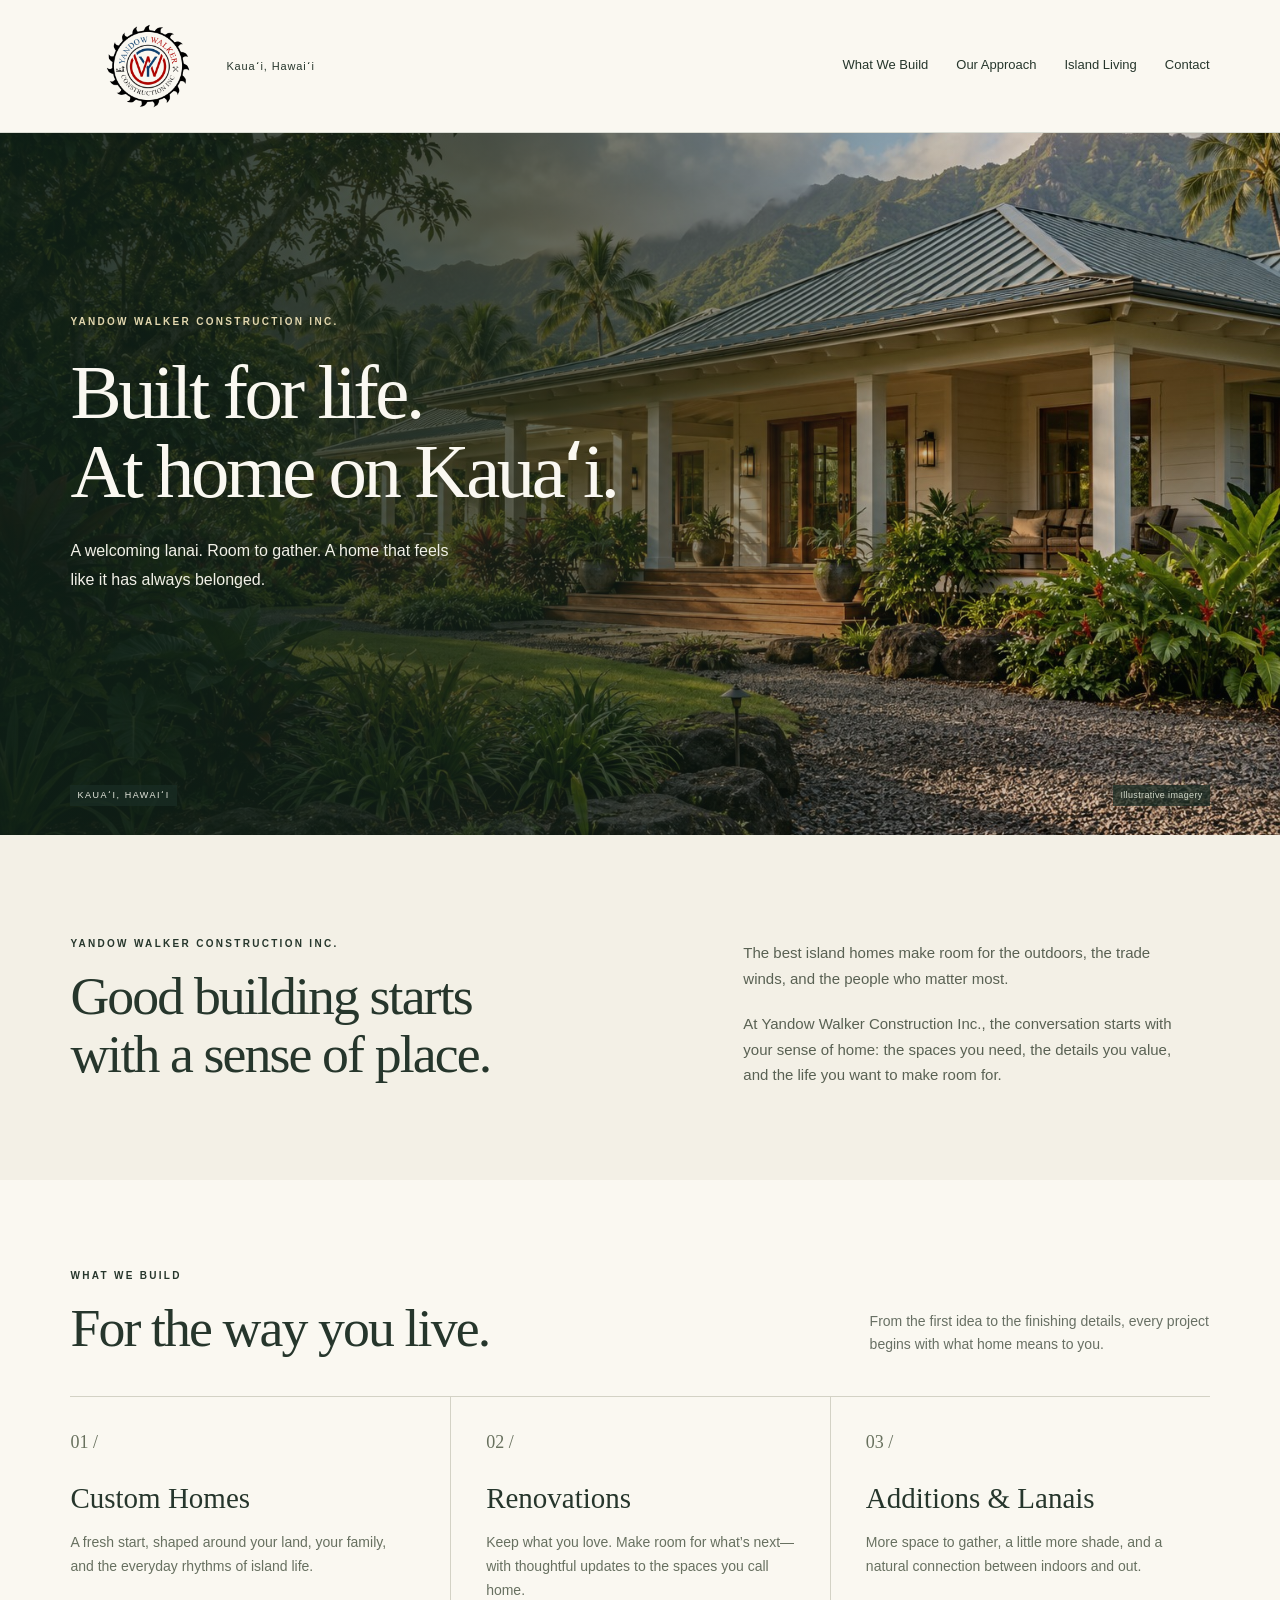
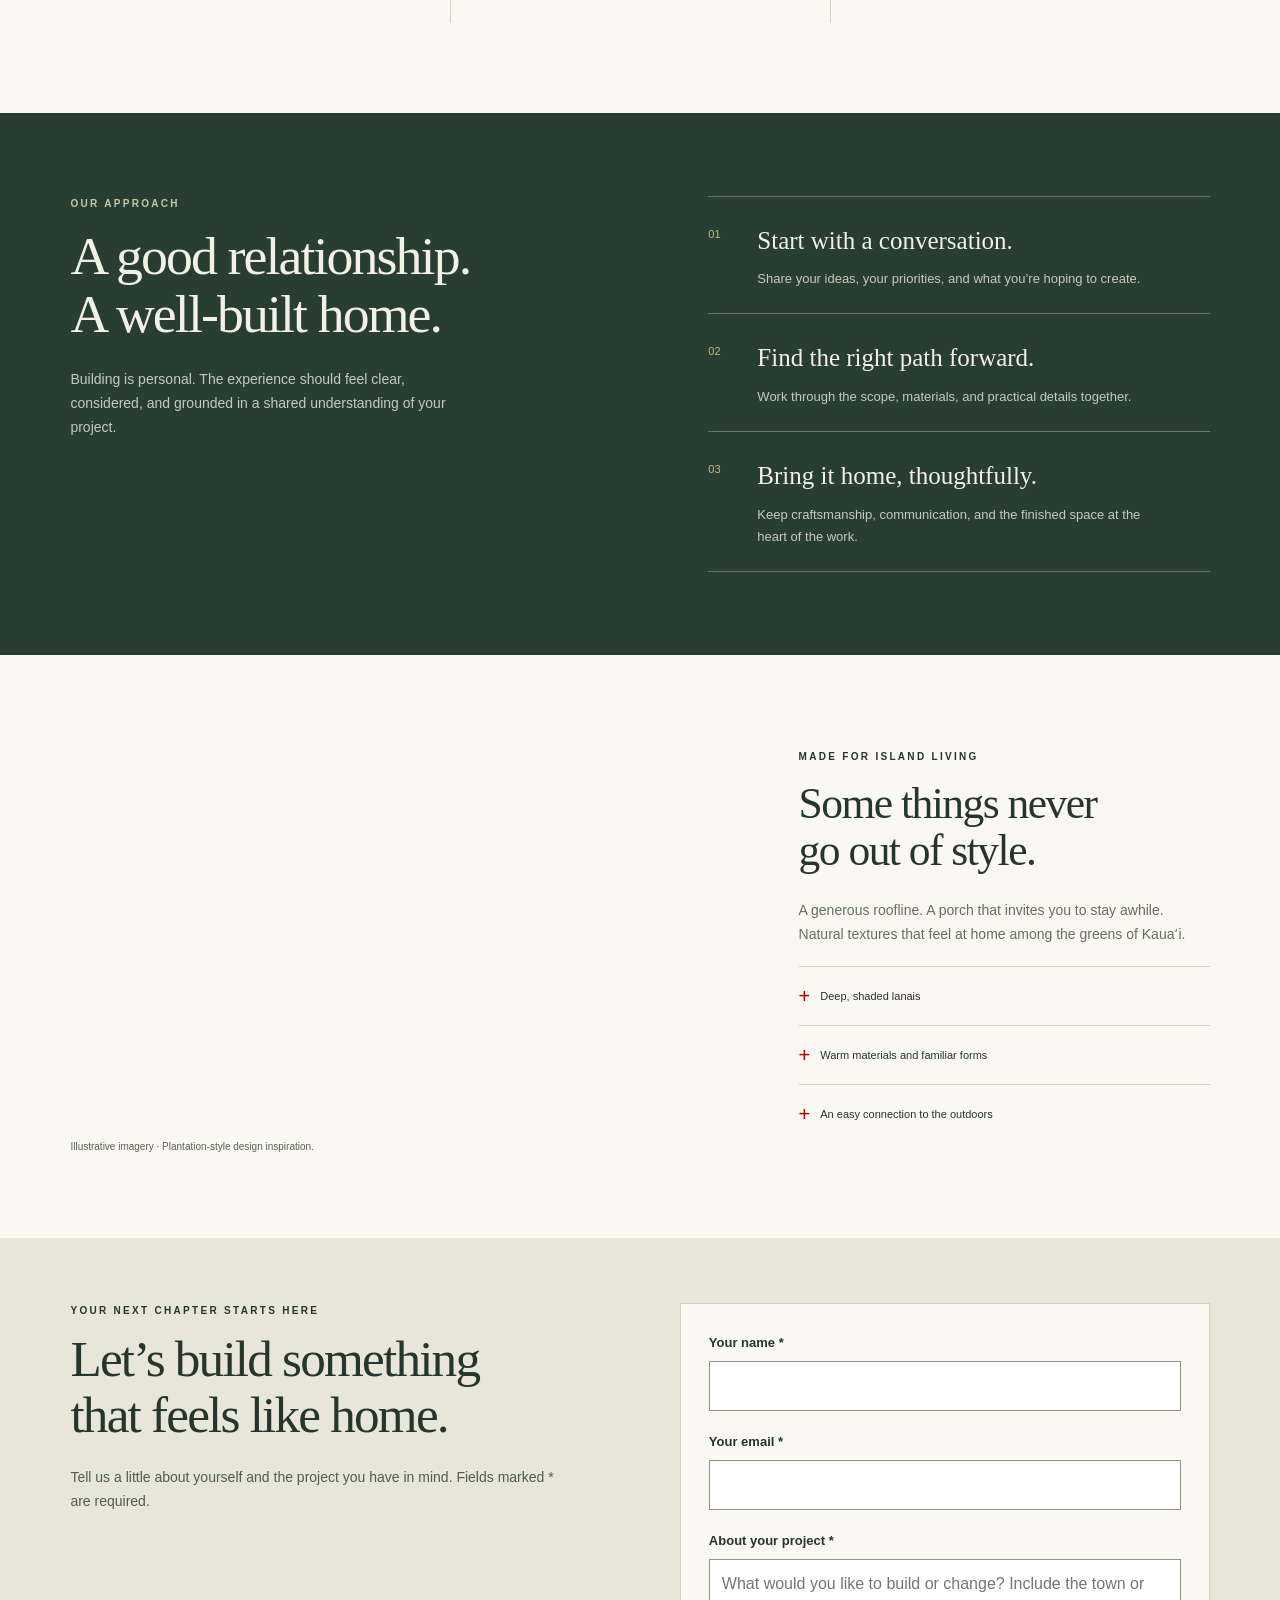
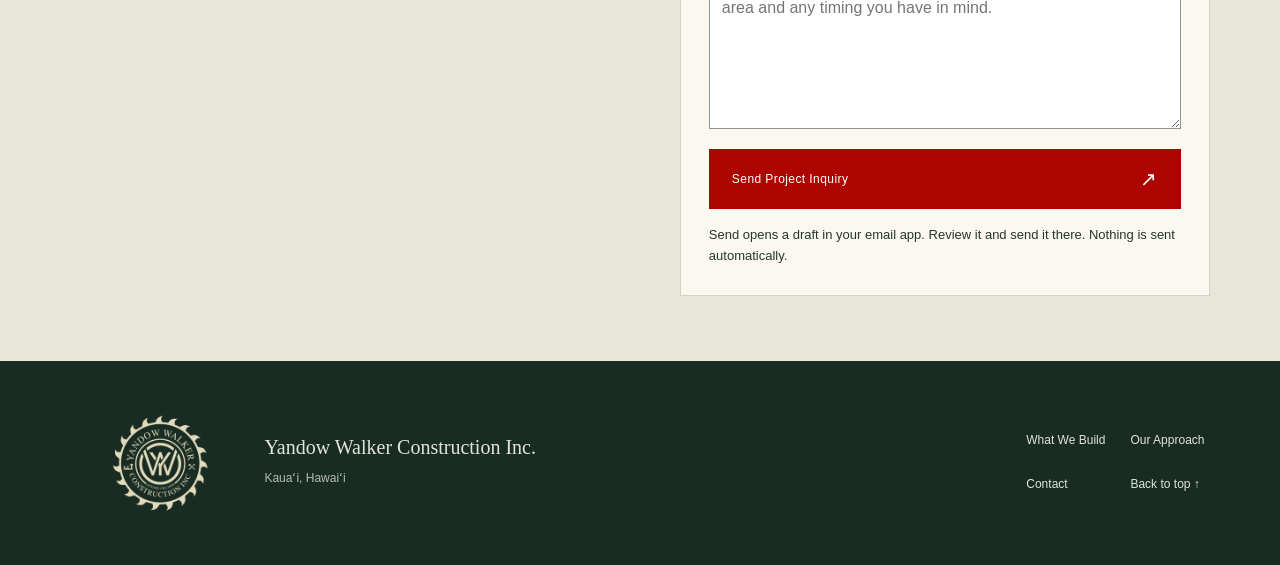
<file: index.html>
<!doctype html>
<html lang="en">
<head>
  <meta charset="utf-8">
  <meta name="viewport" content="width=device-width, initial-scale=1">
  <title>Yandow Walker Construction Inc. | Kauaʻi, Hawaiʻi</title>
  <meta name="description" content="Yandow Walker Construction Inc. on Kauaʻi, Hawaiʻi. Explore a thoughtful vision for island homes and contact us about your next building project.">
  <meta name="theme-color" content="#283e33">
  <meta property="og:type" content="website">
  <meta property="og:locale" content="en_US">
  <meta property="og:site_name" content="Yandow Walker Construction Inc.">
  <meta property="og:title" content="Yandow Walker Construction Inc. | Kauaʻi, Hawaiʻi">
  <meta property="og:description" content="Built for life. At home on Kauaʻi. A thoughtful vision for island homes and the way you live.">
  <meta name="twitter:card" content="summary">
  <meta name="twitter:title" content="Yandow Walker Construction Inc. | Kauaʻi, Hawaiʻi">
  <meta name="twitter:description" content="Built for life. At home on Kauaʻi. A thoughtful vision for island homes and the way you live.">
  <link rel="icon" type="image/png" sizes="96x96" href="assets/brand/favicon.png">
  <link rel="stylesheet" href="css/site.css">
  <script src="js/site.js" defer></script>
</head>
<body id="top">
<a class="skip-link" href="#main">Skip to content</a>
<header>
  <div class="header wrap">
    <a class="brand" href="#home" aria-label="Yandow Walker Construction Inc. — home"><img src="images/Logo/Yandow%20Walker.png" alt="Yandow Walker Construction Inc." width="2040" height="2040"><span class="brand-location">Kauaʻi, Hawaiʻi</span></a>
    <button type="button" class="menu-toggle" aria-expanded="false" aria-controls="main-nav">Menu <span aria-hidden="true">☰</span></button>
    <nav class="nav" id="main-nav" aria-label="Main navigation">
      <a href="#services">What We Build</a><a href="#approach">Our Approach</a><a href="#island">Island Living</a>
      <a href="#contact">Contact</a>
    </nav>
  </div>
</header>
<main id="main" tabindex="-1">
  <section class="hero" id="home" aria-labelledby="hero-title">
    <img class="hero-img" src="assets/images/kauai-home-1536.jpg" srcset="assets/images/kauai-home-960.jpg 960w, assets/images/kauai-home-1536.jpg 1536w" sizes="100vw" width="1536" height="1024" alt="Illustrative plantation-style island home with a pitched roof, shaded lanai, and lush Kauaʻi landscaping" fetchpriority="high">
    <div class="wrap hero-content"><div class="eyebrow">Yandow Walker Construction Inc.</div><h1 id="hero-title">Built for life.<br>At home on Kauaʻi.</h1><p class="hero-copy">A welcoming lanai. Room to gather. A home that feels like it has always belonged.</p></div>
    <div class="hero-caption"><span>Kauaʻi, Hawaiʻi</span><span>Illustrative imagery</span></div>
  </section>
  <section class="intro" aria-labelledby="intro-title"><div class="wrap intro-grid"><div><div class="eyebrow">Yandow Walker Construction Inc.</div><h2 id="intro-title">Good building starts<br>with a sense of place.</h2></div><div class="intro-copy"><p>The best island homes make room for the outdoors, the trade winds, and the people who matter most.</p><p>At Yandow Walker Construction Inc., the conversation starts with your sense of home: the spaces you need, the details you value, and the life you want to make room for.</p></div></div></section>
  <section class="services wrap" id="services" aria-labelledby="services-title">
    <div class="section-top"><div><div class="eyebrow">What we build</div><h2 id="services-title">For the way you live.</h2></div><p>From the first idea to the finishing details, every project begins with what home means to you.</p></div>
    <div class="service-grid">
      <article class="service"><span class="service-num" aria-hidden="true">01 /</span><h3>Custom Homes</h3><p>A fresh start, shaped around your land, your family, and the everyday rhythms of island life.</p></article>
      <article class="service"><span class="service-num" aria-hidden="true">02 /</span><h3>Renovations</h3><p>Keep what you love. Make room for what’s next—with thoughtful updates to the spaces you call home.</p></article>
      <article class="service"><span class="service-num" aria-hidden="true">03 /</span><h3>Additions &amp; Lanais</h3><p>More space to gather, a little more shade, and a natural connection between indoors and out.</p></article>
    </div>
  </section>
  <section class="approach" id="approach" aria-labelledby="approach-title"><div class="wrap approach-grid"><div><div class="eyebrow">Our approach</div><h2 id="approach-title">A good relationship.<br>A well-built home.</h2><p class="approach-intro">Building is personal. The experience should feel clear, considered, and grounded in a shared understanding of your project.</p></div><div class="process">
    <article class="step"><span aria-hidden="true">01</span><div><h3>Start with a conversation.</h3><p>Share your ideas, your priorities, and what you’re hoping to create.</p></div></article>
    <article class="step"><span aria-hidden="true">02</span><div><h3>Find the right path forward.</h3><p>Work through the scope, materials, and practical details together.</p></div></article>
    <article class="step"><span aria-hidden="true">03</span><div><h3>Bring it home, thoughtfully.</h3><p>Keep craftsmanship, communication, and the finished space at the heart of the work.</p></div></article>
  </div></div></section>
  <section class="project wrap" id="island" aria-labelledby="island-title"><div class="project-grid"><figure class="project-visual"><img src="assets/images/kauai-home-960.jpg" srcset="assets/images/kauai-home-960.jpg 960w, assets/images/kauai-home-1536.jpg 1536w" sizes="(max-width: 760px) 89vw, 52vw" width="1536" height="1024" alt="Illustrative plantation-style home with a deep covered lanai and traditional timber detailing" loading="lazy" decoding="async"><figcaption>Illustrative imagery · Plantation-style design inspiration.</figcaption></figure><div class="project-copy"><div class="eyebrow">Made for island living</div><h2 id="island-title">Some things never<br>go out of style.</h2><p>A generous roofline. A porch that invites you to stay awhile. Natural textures that feel at home among the greens of Kauaʻi.</p><div class="detail">Deep, shaded lanais</div><div class="detail">Warm materials and familiar forms</div><div class="detail">An easy connection to the outdoors</div></div></div></section>
  <section class="contact" id="contact" aria-labelledby="contact-title">
    <div class="wrap contact-grid">
      <div><div class="eyebrow">Your next chapter starts here</div><h2 id="contact-title">Let’s build something<br>that feels like home.</h2><p class="contact-note">Tell us a little about yourself and the project you have in mind. Fields marked * are required.</p></div>
      <form class="contact-form" id="contact-form" action="mailto:YandowWalker@Gmail.com" method="post" enctype="text/plain" aria-describedby="contact-status">
        <div class="contact-field"><label for="contact-name">Your name *</label><input id="contact-name" name="name" autocomplete="name" maxlength="150" pattern=".*\S.*" required></div>
        <div class="contact-field"><label for="contact-email">Your email *</label><input id="contact-email" name="email" type="email" autocomplete="email" maxlength="254" required></div>
        <div class="contact-field"><label for="contact-project">About your project *</label><textarea id="contact-project" name="message" rows="6" maxlength="5000" placeholder="What would you like to build or change? Include the town or area and any timing you have in mind." required></textarea></div>
        <button class="btn" type="submit">Send Project Inquiry <span class="arrow" aria-hidden="true">↗</span></button>
        <p id="contact-status" class="contact-status" role="status" aria-live="polite">Send opens a draft in your email app. Review it and send it there. Nothing is sent automatically.</p>
      </form>
    </div>
  </section>
</main>
<footer class="footer"><div class="wrap footer-grid"><a class="footer-brand" href="#home" aria-label="Yandow Walker Construction Inc. — back to home"><img src="assets/brand/yandow-walker-cream.png" alt="Yandow Walker Construction Inc." width="408" height="408" loading="lazy" decoding="async"></a><div class="footer-info"><p class="footer-name">Yandow Walker Construction Inc.</p><small>Kauaʻi, Hawaiʻi</small></div><nav class="footer-links" aria-label="Footer navigation"><a href="#services">What We Build</a><a href="#approach">Our Approach</a><a href="#contact">Contact</a><a href="#top">Back to top ↑</a></nav></div></footer>
</body>
</html>
</file>
<file: css/site.css>
:root{
  --green:#283e33;
  --deep:#192c24;
  --sage:#737b67;
  --cream:#f3f0e6;
  --paper:#faf8f1;
  --ink:#26362c;
  --red:#ae0400;
  --red-hover:#890300;
  --focus:#ae0400;
  --header-height:132px;
  --gold:#d5ac4c;
  --line:#d3d2c5;
  --serif:Georgia,'Times New Roman',serif;
  --sans:Arial,Helvetica,sans-serif}

*{
  box-sizing:border-box}
html{
  scroll-behavior:smooth;
  scroll-padding-top:calc(var(--header-height) + 18px)}
body{
  margin:0;
  background:var(--paper);
  color:var(--ink);
  font-family:var(--sans);
  font-size:15px;
  line-height:1.7}
button,input,select,textarea{
  font:inherit}
button,a{
  -webkit-tap-highlight-color:transparent}
a{
  color:inherit;
  text-decoration:none}
button{
  cursor:pointer}
a:focus-visible,button:focus-visible,input:focus-visible,select:focus-visible,textarea:focus-visible{
  outline:3px solid var(--focus);
  outline-offset:5px}
button{
  border:0}
.wrap{
  width:min(1320px,89%);
  margin:auto}
.eyebrow{
  text-transform:uppercase;
  letter-spacing:.23em;
  font-size:10px;
  font-weight:700;
  line-height:1.6}
.serif,h1,h2,h3{
  font-family:var(--serif);
  font-weight:400}
h2{
  font-size:clamp(35px,4.2vw,60px);
  line-height:1.09;
  letter-spacing:-.035em;
  margin:15px 0 24px}
p{
  margin:0 0 20px}
header{
  position:sticky;
  top:0;
  background:var(--paper);
  z-index:10;
  border-bottom:1px solid #d9dbd2}
.header{
  height:100px;
  display:flex;
  align-items:center;
  justify-content:space-between;
  gap:32px}
.brand{
  display:flex;
  gap:15px;
  align-items:center}
.mark{
  width:57px;
  height:57px;
  border:1px solid #c7b270;
  border-radius:50%;
  color:#aa8333;
  display:grid;
  place-items:center;
  font:italic 24px var(--serif);
  outline:1px solid #c7b270;
  outline-offset:-5px}
.brand strong{
  display:block;
  font:21px var(--serif);
  letter-spacing:.07em}
.brand small{
  display:block;
  font-size:9px;
  letter-spacing:.23em;
  margin-top:5px}
.nav{
  display:flex;
  align-items:center;
  gap:33px;
  font-size:12px}
.nav a:not(.btn){
  padding:10px 0;
  border-bottom:1px solid transparent}
.nav a:not(.btn):hover{
  border-color:var(--red)}
.btn{
  display:inline-flex;
  align-items:center;
  justify-content:space-between;
  gap:34px;
  background:var(--red);
  color:white;
  font-size:12px;
  letter-spacing:.035em;
  padding:16px 23px;
  line-height:1.4;
  transition:background .2s,transform .2s}
.btn:hover{
  background:var(--red-hover);
  transform:translateY(-1px)}
.arrow{
  font-size:20px;
  font-weight:400}
.menu-toggle{
  display:none;
  background:none;
  color:var(--green);
  padding:12px;
  font-size:14px}
.hero{
  position:relative;
  min-height:660px;
  height:min(78vh,820px);
  display:flex;
  align-items:center;
  background:#3c4a36;
  color:var(--paper);
  isolation:isolate;
  overflow:hidden}
.hero-img{
  position:absolute;
  inset:0;
  z-index:-2;
  width:100%;
  height:100%;
  object-fit:cover;
  object-position:center 55%}
.hero:before{
  content:'';
  position:absolute;
  inset:0;
  background:linear-gradient(90deg,rgba(15,32,23,.88),rgba(20,35,26,.63) 32%,rgba(20,35,26,.12) 75%);
  z-index:-1}
.hero-content{
  padding-top:20px;
  padding-bottom:70px}
.hero .eyebrow{
  color:#e2d7af;
  margin-bottom:23px}
.hero h1{
  font-size:clamp(53px,6vw,86px);
  line-height:1.03;
  letter-spacing:-.045em;
  margin:0 0 26px;
  max-width:730px}
.hero-copy{
  max-width:390px;
  color:#f1f0e7;
  font-size:16px;
  line-height:1.8;
  margin-bottom:34px}
.text-link{
  font-size:12px;
  display:inline-flex;
  align-items:center;
  gap:17px;
  padding:7px 0;
  border-bottom:1px solid #b4bba8}
.text-link:hover{
  color:var(--gold)}
.hero-caption{
  position:absolute;
  bottom:29px;
  left:5.5%;
  right:5.5%;
  display:flex;
  justify-content:space-between;
  align-items:center;
  font-size:9px;
  letter-spacing:.17em;
  text-transform:uppercase;
  color:#e5e7dd}
.hero-caption span:last-child{
  letter-spacing:.04em;
  text-transform:none;
  color:#d2d8c9}
.intro{
  background:var(--cream);
  padding:77px 0 72px}
.intro-grid{
  display:grid;
  grid-template-columns:1.15fr 1fr;
  gap:12%;
  align-items:center}
.intro h2{
  max-width:560px;
  margin-bottom:0}
.intro-copy{
  padding-top:28px;
  max-width:440px;
  color:#596153;
  font-size:15px}
.intro-copy .text-link{
  color:var(--green);
  margin-top:5px}
.services{
  padding:88px 0 90px}
.section-top{
  display:flex;
  align-items:flex-end;
  justify-content:space-between;
  gap:35px;
  margin-bottom:39px}
.section-top h2{
  margin-bottom:0}
.section-top>p{
  max-width:340px;
  font-size:14px;
  color:#687064;
  margin:0}
.service-grid{
  display:grid;
  grid-template-columns:repeat(3,1fr);
  border-top:1px solid var(--line)}
.service{
  padding:30px 35px 0 0}
.service+.service{
  padding-left:35px;
  border-left:1px solid var(--line)}
.service-num{
  font-family:var(--serif);
  font-size:18px;
  color:#68715e}
.service h3{
  font-size:29px;
  line-height:1.2;
  margin:23px 0 16px}
.service p{
  font-size:14px;
  color:#677060;
  max-width:330px}
.service a{
  font-size:11px;
  letter-spacing:.04em;
  display:inline-flex;
  gap:35px;
  align-items:center;
  padding:5px 0;
  border-bottom:1px solid #9b9f8f}
.approach{
  background:var(--green);
  color:var(--cream);
  padding:83px 0}
.approach-grid{
  display:grid;
  grid-template-columns:1fr 1fr;
  gap:12%}
.approach .eyebrow{
  color:#c7c7a5}
.approach h2{
  max-width:450px}
.approach-intro{
  color:#c4ccbb;
  max-width:390px;
  font-size:14px}
.process{
  border-top:1px solid #667463}
.step{
  display:grid;
  grid-template-columns:30px 1fr;
  gap:19px;
  border-bottom:1px solid #667463;
  padding:23px 0}
.step span{
  font-size:11px;
  color:#d3b76d;
  padding-top:5px}
.step h3{
  font-size:25px;
  margin:0 0 6px}
.step p{
  font-size:13px;
  color:#c4ccbb;
  margin:0;
  max-width:390px}
.project{
  padding:83px 0}
.project-grid{
  display:grid;
  grid-template-columns:1.55fr 1fr;
  gap:8%;
  align-items:center}
.project-visual{
  margin:0;
  position:relative}
.project-visual img{
  width:100%;
  height:390px;
  object-fit:cover;
  object-position:78% 48%;
  display:block}
.project-visual figcaption{
  font-size:10px;
  color:#596153;
  margin-top:10px}
.project h2{
  font-size:clamp(36px,3.4vw,48px)}
.project p{
  font-size:14px;
  color:#65705f}
.detail{
  display:flex;
  gap:10px;
  align-items:center;
  font-size:11px;
  padding:12px 0;
  border-top:1px solid var(--line)}
.detail:before{
  content:'+';
  color:var(--red);
  font-size:20px}
.contact{
  background:#e7e6d9;
  padding:65px 0}
.contact-grid{
  display:flex;
  align-items:center;
  justify-content:space-between;
  gap:45px}
.contact h2{
  margin:12px 0 0;
  max-width:760px;
  font-size:clamp(34px,4vw,54px)}
.contact .btn{
  flex-shrink:0}
.footer{
  padding:34px 0;
  background:var(--deep);
  color:#e1e4d7}
.footer-grid{
  display:flex;
  justify-content:space-between;
  align-items:center;
  gap:35px}
.footer-name{
  font:20px var(--serif)}
.footer small{
  font-size:10px;
  color:#b4bdad}
.footer-note{
  max-width:450px;
  text-align:right;
  line-height:1.7;
  font-size:10px;
  color:#a9b49f}

@media(min-width:1600px){
  .hero-caption{
  left:calc((100% - 1320px)/2);
  right:calc((100% - 1320px)/2)}
}

@media(max-width:1000px){
  .nav{
  gap:20px}
.brand strong{
  font-size:17px}
.brand small{
  font-size:8px}
.mark{
  width:48px;
  height:48px}
.header{
  gap:15px}
.nav .btn{
  gap:14px;
  padding:14px}
.intro-grid,.approach-grid{
  gap:7%}
.hero{
  min-height:610px}
.project-grid{
  gap:5%}
.project-visual img{
  height:380px}
.service{
  padding-right:22px}
.service+.service{
  padding-left:22px}
}

@media(max-width:760px){
  .header{
  height:83px}
.brand strong{
  font-size:17px}
.brand small{
  font-size:7px}
.menu-toggle{
  display:block}
.nav{
  display:none;
  position:absolute;
  top:83px;
  left:0;
  right:0;
  padding:25px 5.5%;
  background:var(--paper);
  border-bottom:1px solid var(--line);
  flex-direction:column;
  align-items:stretch;
  gap:12px}
.nav.open{
  display:flex}
.hero{
  min-height:650px;
  height:calc(90svh - 83px);
  max-height:830px;
  align-items:flex-end}
.hero-img{
  object-position:65% center}
.hero:before{
  background:linear-gradient(0deg,#11251aee,rgba(20,35,26,.54) 65%,rgba(20,35,26,.08))}
.hero-content{
  padding-bottom:95px}
.hero h1{
  font-size:53px}
.hero .eyebrow{
  font-size:9px;
  letter-spacing:.15em;
  max-width:260px}
.hero-copy{
  font-size:14px;
  max-width:320px}
.hero-caption{
  bottom:21px}
.hero-caption span:last-child{
  max-width:145px;
  text-align:right;
  line-height:1.5;
  font-size:8px}
.btn{
  gap:22px;
  padding:15px 19px}
.intro,.services,.approach,.project{
  padding:55px 0}
.intro-grid,.approach-grid,.project-grid{
  grid-template-columns:1fr;
  gap:30px}
.intro-copy{
  padding:0;
  max-width:none}
.intro-copy p:last-of-type{
  margin-bottom:12px}
.section-top{
  display:block}
.section-top>p{
  margin-top:23px}
.service-grid{
  grid-template-columns:1fr}
.service,.service+.service{
  padding:27px 0;
  border-left:0;
  border-bottom:1px solid var(--line)}
.service h3{
  margin-top:10px}
.service p{
  max-width:none}
.approach h2{
  max-width:350px}
.project-visual img{
  height:280px}
.project-grid{
  gap:30px}
.project-copy{
  grid-row:1}
.contact{
  padding:45px 0}
.contact-grid{
  align-items:flex-start;
  flex-direction:column;
  gap:25px}
.footer-grid{
  display:block}
.footer-note{
  text-align:left;
  margin-top:22px}
.step{
  gap:10px}
h2{
  font-size:39px}
}

@media(prefers-reduced-motion:reduce){
  html{
  scroll-behavior:auto}
*{
  transition:none!important}
}



/* Production refinements; the supplied mockup remains the design reference. */
[hidden] { display: none !important; }
body { font-size: 16px; }
button { color: inherit; }
:target { scroll-margin-top: 18px; }
.skip-link { position: fixed; left: 16px; top: 12px; z-index: 100; padding: 12px 20px; background: var(--paper); color: var(--ink); transform: translateY(-180%); }
.skip-link:focus { transform: translateY(0); }
.header { height: var(--header-height); }
.brand { gap: 0; }
.brand img { width: 156px; height: 156px; object-fit: contain; flex: 0 0 auto; }
.brand-location { font-size: 11px; letter-spacing: .08em; }
.nav { font-size: 13px; gap: 28px; }
.nav a { min-height: 44px; display: inline-flex; align-items: center; }
.btn { min-height: 48px; }
.hero { min-height: 610px; }
.hero-content { padding-top: 45px; }
.hero::before { background: linear-gradient(90deg,rgba(15,32,23,.9),rgba(20,35,26,.72) 38%,rgba(20,35,26,.12) 80%); }
.hero-caption span { padding: 3px 7px; background: #192c24ba; }
.text-link, .service-link { min-height: 44px; }
.text-link:hover { color: var(--red); }
.hero .text-link:hover { color: var(--paper); border-bottom-color: var(--paper); }
.contact-note { max-width: 500px; margin: 24px 0 0; font-size: 14px; color: #505c4d; }
.footer { padding: 12px 0; }
.footer-grid { gap: 14px; }
.footer-brand { display: block; flex-shrink: 0; }
.footer-brand img { display: block; width: 180px; height: 180px; object-fit: contain; }
.footer-info { margin-right: auto; }
.footer-name { margin: 0 0 4px; }
.footer small { font-size: 12px; }
.footer-links { display: grid; grid-template-columns: 1fr 1fr; gap: 0 25px; font-size: 12px; }
.footer-links a { display: inline-flex; align-items: center; min-height: 44px; }
.footer-links a:hover { text-decoration: underline; text-underline-offset: 5px; }
.footer a:focus-visible, .approach a:focus-visible, .hero a:focus-visible, .hero button:focus-visible { outline-color: var(--gold); }
@media (max-width: 1000px) {
  .nav { gap: 18px; }
  .brand-location { display: none; }
  .footer-links { gap: 0 18px; }
}
@media (max-width: 760px) {
  :root { --header-height: 100px; }
  .brand img { width: 120px; height: 120px; }
  .brand-location { display: block; }
  .nav { top: var(--header-height); max-height: calc(100dvh - var(--header-height)); overflow-y: auto; }
  .hero { min-height: 660px; }
  .hero h1 { font-size: clamp(38px, 7vw, 53px); }
  .hero::before { background: linear-gradient(0deg,#11251af5,rgba(20,35,26,.76) 60%,rgba(20,35,26,.18)); }
  .hero-content { padding-top: 60px; }
  .footer-grid { display: grid; grid-template-columns: 130px 1fr; gap: 0 10px; }
  .footer-brand img { width: 130px; height: 130px; }
  .footer-name { font-size: 18px; }
  .footer-links { grid-column: 1 / -1; padding: 0 0 20px; }
  .contact-grid .btn { max-width: 100%; }
}
@media (max-width: 380px) {
  .brand-location { font-size: 10px; letter-spacing: 0; }
  .header { gap: 6px; }
  .menu-toggle { padding: 10px 4px; }
  .hero .eyebrow { letter-spacing: .1em; }
}

.contact-grid { display: grid; grid-template-columns: 1fr 1fr; align-items: start; gap: 7%; }
.contact-form { min-width: 0; padding: 28px; border: 1px solid var(--line); background: var(--paper); }
.contact-field { display: flex; flex-direction: column; gap: 7px; margin-bottom: 20px; }
.contact-field label { font-size: 13px; font-weight: 700; }
.contact-field input, .contact-field textarea { width: 100%; min-width: 0; min-height: 46px; border: 1px solid #8c9587; border-radius: 0; padding: 12px; background: white; color: var(--ink); font: 16px/1.5 var(--sans); }
.contact-field textarea { resize: vertical; }
.contact-form .btn { width: 100%; }
.contact-form .btn:disabled { background: #596153; cursor: not-allowed; transform: none; }
.contact-status { margin: 16px 0 0; font-size: 13px; line-height: 1.6; overflow-wrap: anywhere; }
@media (max-width: 760px) {
  .contact-grid { grid-template-columns: 1fr; gap: 30px; }
  .contact-form { width: 100%; padding: 22px; }
}
</file>
